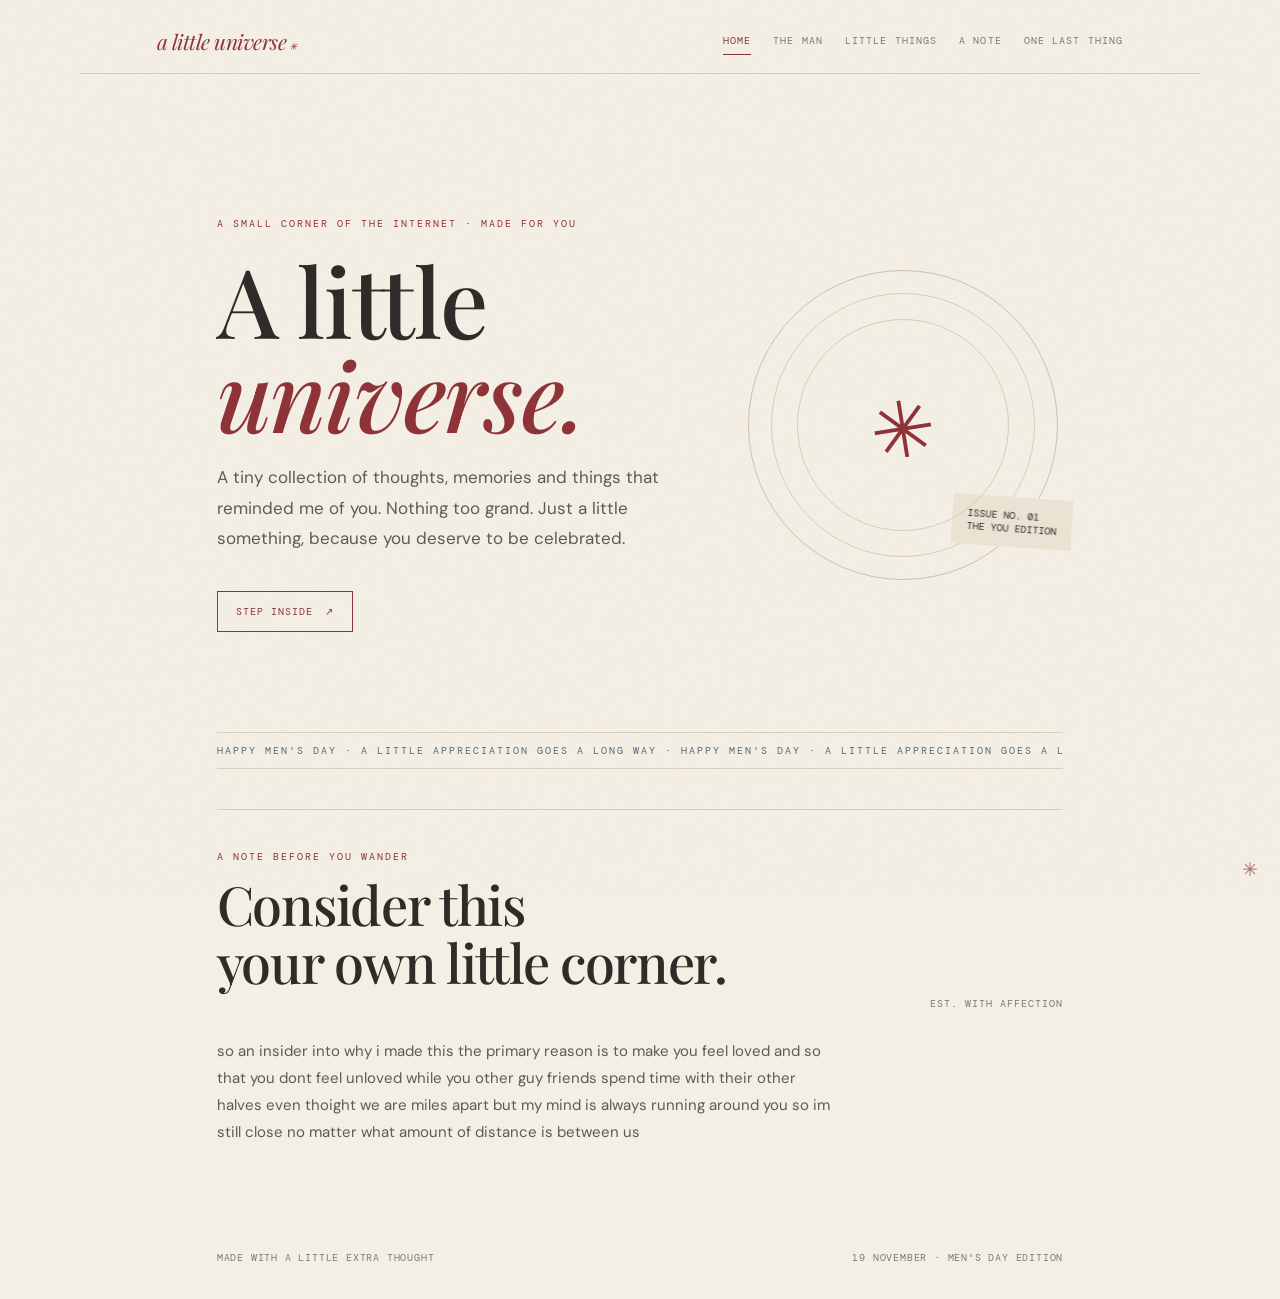
<file: index.html>
<!doctype html>
<html lang="en"><head><meta charset="utf-8"><meta name="viewport" content="width=device-width,initial-scale=1"><meta name="theme-color" content="#f4efe5"><title>Home · a little universe</title><link rel="stylesheet" href="style.css"></head>
<body>
<header class="site-header">
  <a class="brand" href="index.html" class="active">a little universe<span style="font-size:10px"> ✳</span></a>
  <nav class="nav">
    <a href="index.html" class="active">home</a><a href="the-man.html">the man</a><a href="little-things.html">little things</a><a href="a-note.html">a note</a><a href="final.html">one last thing</a>
  </nav>
</header>
<main>
<section class="hero">
 <div class="hero-copy">
  <div class="eyebrow">a small corner of the internet · made for you</div>
  <h1>A little<br><em>universe.</em></h1>
  <p class="lead">A tiny collection of thoughts, memories and things that reminded me of you. Nothing too grand. Just a little something, because you deserve to be celebrated.</p>
  <a class="btn" href="the-man.html">step inside <span>↗</span></a>
 </div>
 <div class="hero-art"><div class="orbit"><div class="orbit-center">✳</div><div class="orbit-note">ISSUE NO. 01<br>THE YOU EDITION</div></div></div>
</section>
<div class="ticker"><span>HAPPY MEN'S DAY · A LITTLE APPRECIATION GOES A LONG WAY · HAPPY MEN'S DAY · A LITTLE APPRECIATION GOES A LONG WAY · </span></div>
<hr class="rule">
<div class="section-top"><div><div class="eyebrow">a note before you wander</div><h2>Consider this<br>your own little corner.</h2></div><div class="small-note">EST. WITH AFFECTION</div></div>
<p style="max-width:620px">so an insider into why i made this the primary reason is to make you feel loved and so that you dont feel unloved while you other guy friends spend time with their other halves even thoight we are miles apart but my mind is always running around you so im still close no matter what amount of distance is between us</p>
</main>
<footer class="site-footer"><span>MADE WITH A LITTLE EXTRA THOUGHT</span><span>19 NOVEMBER · MEN'S DAY EDITION</span></footer><div class="spider" aria-hidden="true">✳</div>
<script src="script.js"></script></body></html>
</file>
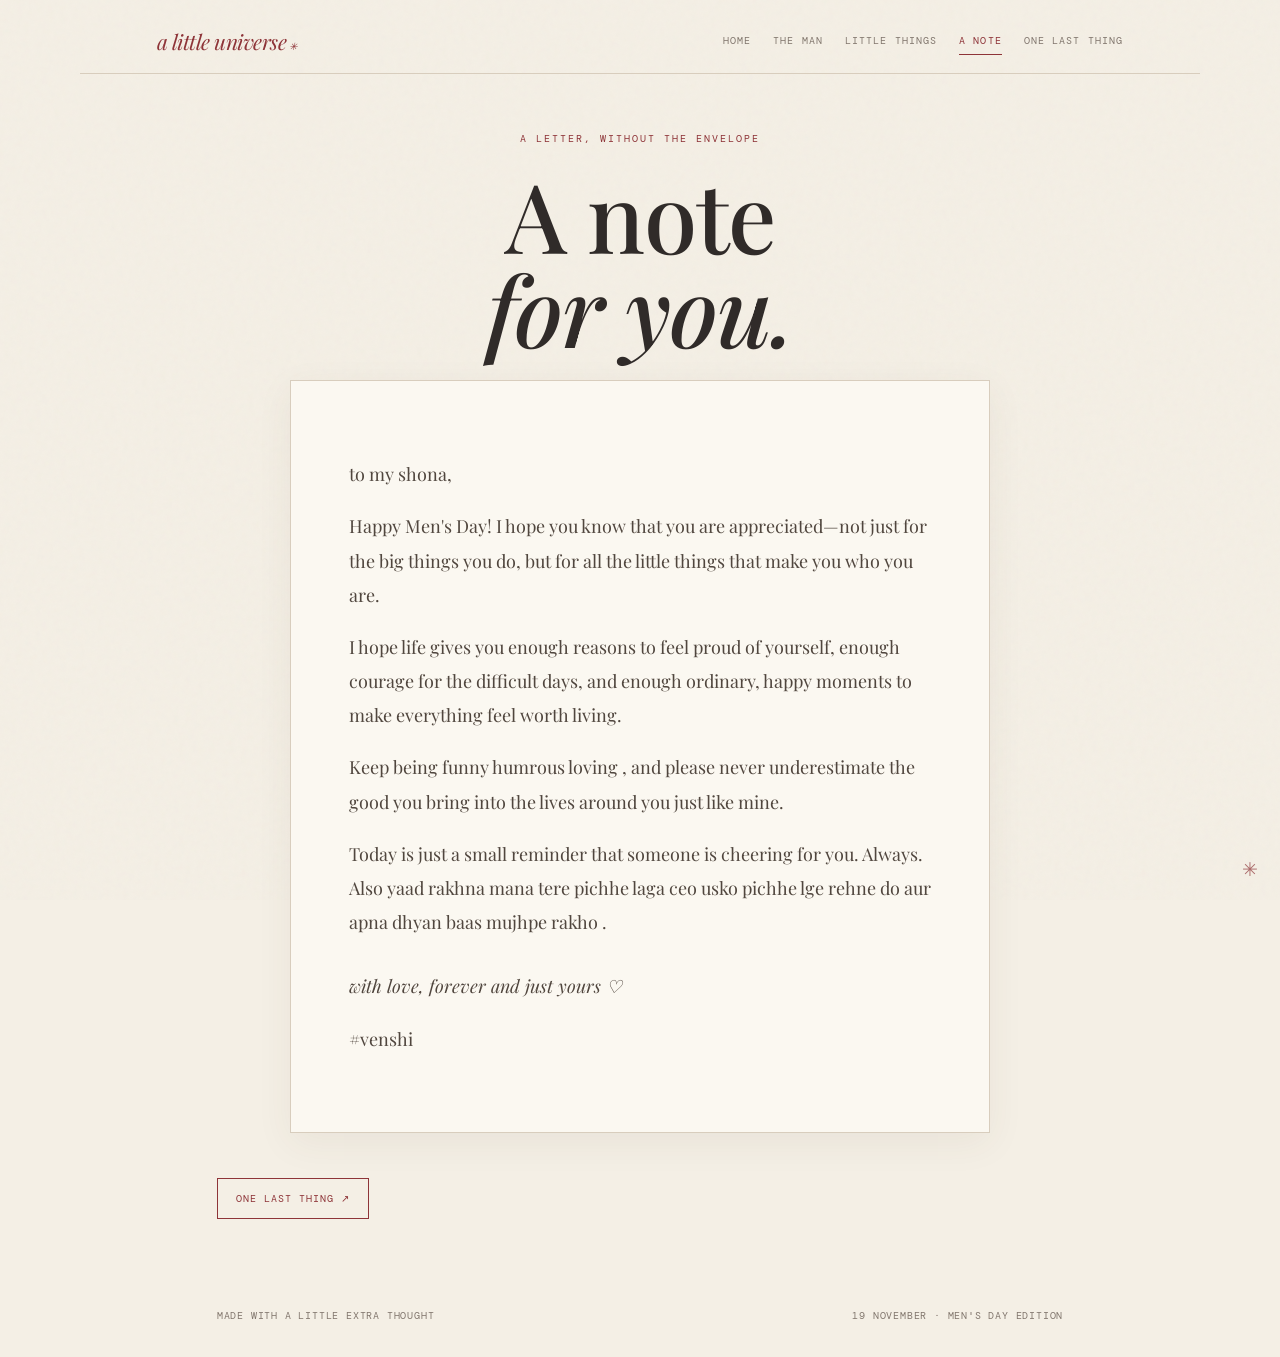
<file: a-note.html>
<!doctype html>
<html lang="en"><head><meta charset="utf-8"><meta name="viewport" content="width=device-width,initial-scale=1"><meta name="theme-color" content="#f4efe5"><title>A Note · a little universe</title><link rel="stylesheet" href="style.css"></head>
<body>
<header class="site-header">
  <a class="brand" href="index.html">a little universe<span style="font-size:10px"> ✳</span></a>
  <nav class="nav">
    <a href="index.html">home</a><a href="the-man.html">the man</a><a href="little-things.html">little things</a><a href="a-note.html" class="active">a note</a><a href="final.html">one last thing</a>
  </nav>
</header>
<main>
<div class="eyebrow" style="text-align:center">A LETTER, WITHOUT THE ENVELOPE</div><h1 style="text-align:center">A note<br><em>for you.</em></h1>
<div class="note-paper">
 <p>to my shona,</p>
 <p>Happy Men's Day! I hope you know that you are appreciated—not just for the big things you do, but for all the little things that make you who you are.</p>
 <p>I hope life gives you enough reasons to feel proud of yourself, enough courage for the difficult days, and enough ordinary, happy moments to make everything feel worth living.</p>
 <p>Keep being funny humrous loving , and please never underestimate the good you bring into the lives around you just like mine.</p>
 <p>Today is just a small reminder that someone is cheering for you. Always. Also yaad rakhna mana tere pichhe laga ceo usko pichhe lge rehne do aur apna dhyan baas mujhpe rakho .</p>
 <p class="signature">with love, forever and just yours ♡</p>
  <p>#venshi</p>
</div>
<a class="btn" href="final.html">one last thing ↗</a>
</main>
<footer class="site-footer"><span>MADE WITH A LITTLE EXTRA THOUGHT</span><span>19 NOVEMBER · MEN'S DAY EDITION</span></footer><div class="spider" aria-hidden="true">✳</div>
<script src="script.js"></script></body></html>
</file>
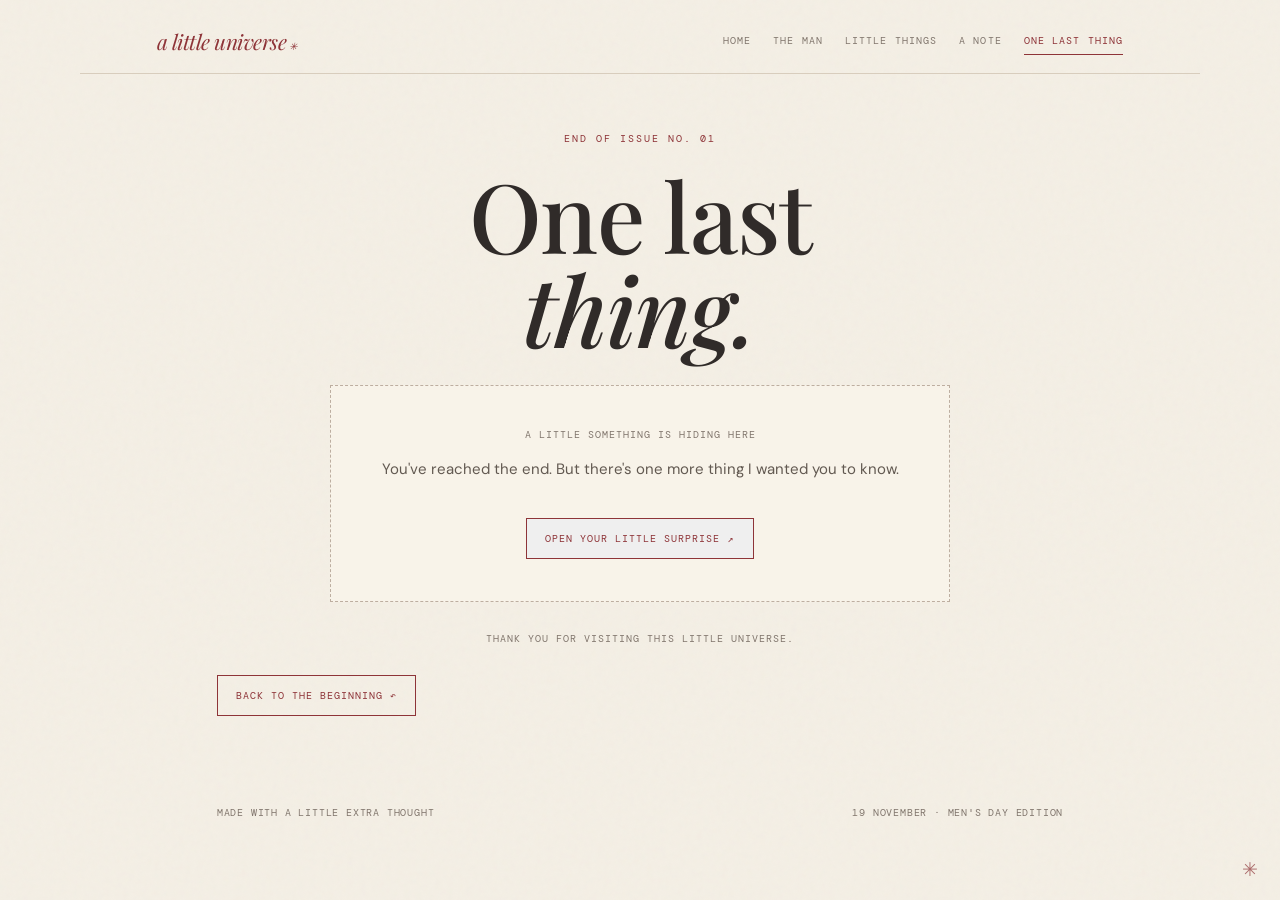
<file: final.html>
<!doctype html>
<html lang="en"><head><meta charset="utf-8"><meta name="viewport" content="width=device-width,initial-scale=1"><meta name="theme-color" content="#f4efe5"><title>One Last Thing · a little universe</title><link rel="stylesheet" href="style.css"></head>
<body>
<header class="site-header">
  <a class="brand" href="index.html">a little universe<span style="font-size:10px"> ✳</span></a>
  <nav class="nav">
    <a href="index.html">home</a><a href="the-man.html">the man</a><a href="little-things.html">little things</a><a href="a-note.html">a note</a><a href="final.html" class="active">one last thing</a>
  </nav>
</header>
<main>
<div class="eyebrow" style="text-align:center">END OF ISSUE NO. 01</div><h1 style="text-align:center">One last<br><em>thing.</em></h1>
<div class="secret">
 <div class="small-note">A LITTLE SOMETHING IS HIDING HERE</div>
 <p>You've reached the end. But there's one more thing I wanted you to know.</p>
 <button class="btn" id="reveal">open your little surprise ↗</button>
 <div class="secret-message" id="secretMessage">never knew u were the light i was searching for every diwali, I'm really glad I got to know you. Happy Men's Day. ♡</div>
</div>
<p style="text-align:center" class="small-note">THANK YOU FOR VISITING THIS LITTLE UNIVERSE.</p>
<a class="btn" href="index.html">back to the beginning ↶</a>
</main>
<footer class="site-footer"><span>MADE WITH A LITTLE EXTRA THOUGHT</span><span>19 NOVEMBER · MEN'S DAY EDITION</span></footer><div class="spider" aria-hidden="true">✳</div>
<script src="script.js"></script></body></html>
</file>
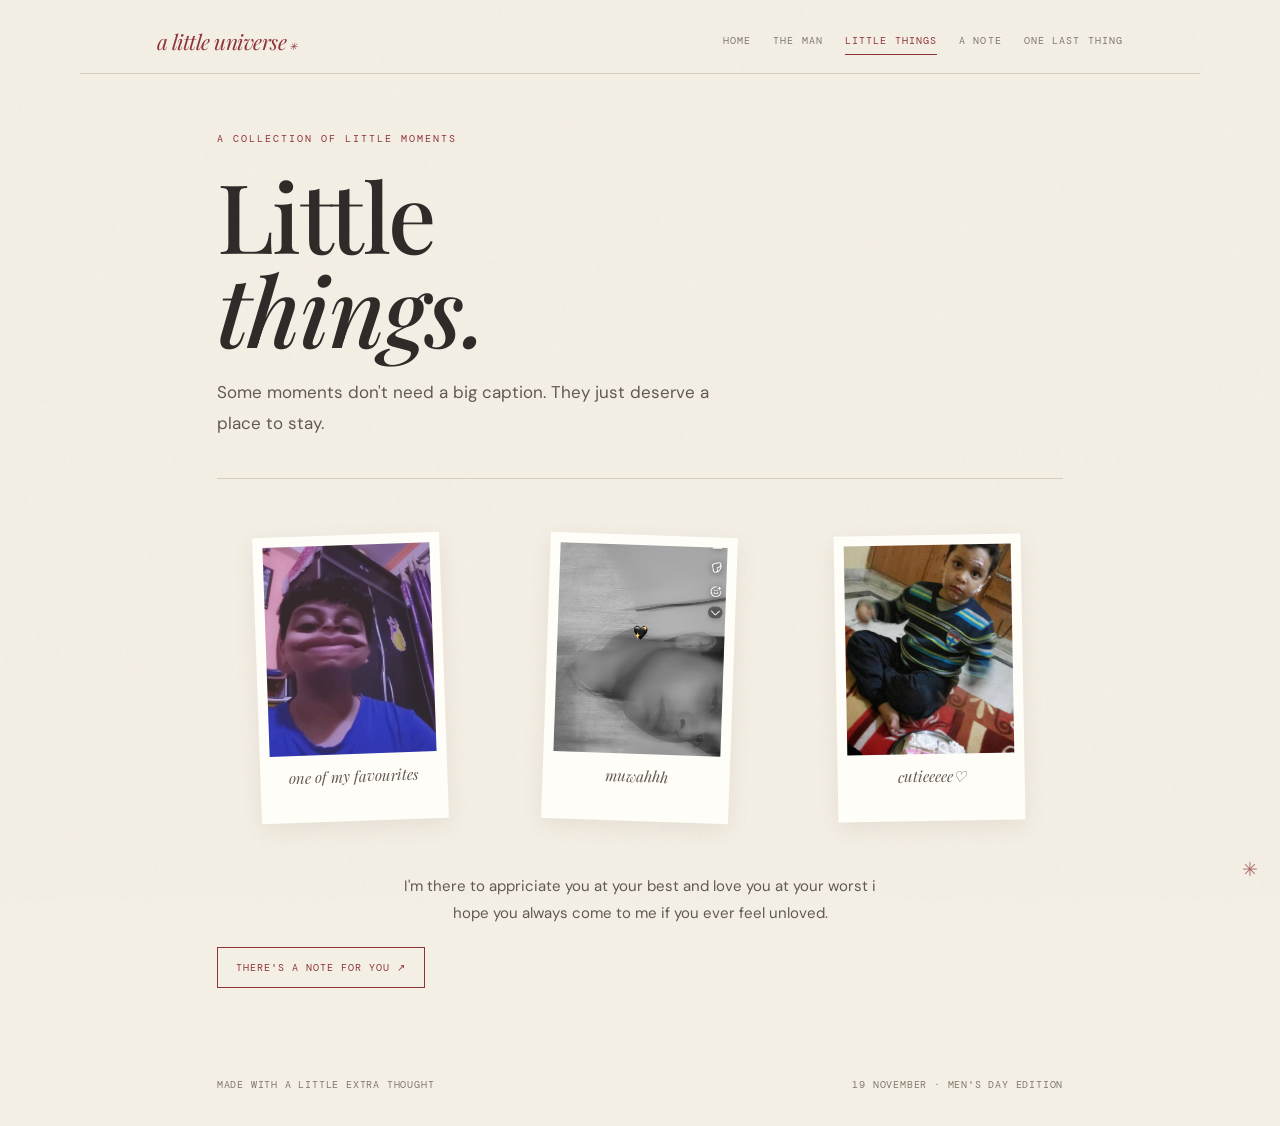
<file: little-things.html>
<!doctype html>
<html lang="en"><head><meta charset="utf-8"><meta name="viewport" content="width=device-width,initial-scale=1"><meta name="theme-color" content="#f4efe5"><title>Little Things · a little universe</title><link rel="stylesheet" href="style.css"></head>
<body>
<header class="site-header">
  <a class="brand" href="index.html">a little universe<span style="font-size:10px"> ✳</span></a>
  <nav class="nav">
    <a href="index.html">home</a><a href="the-man.html">the man</a><a href="little-things.html" class="active">little things</a><a href="a-note.html">a note</a><a href="final.html">one last thing</a>
  </nav>
</header>
<main>
<div class="eyebrow">A COLLECTION OF LITTLE MOMENTS</div><h1>Little<br><em>things.</em></h1>
<p class="lead">Some moments don't need a big caption. They just deserve a place to stay.</p>
<hr class="rule">
<div class="photo-grid">

  <figure class="polaroid" style="--tilt:-2deg">
    <img src="Photo1.jpg" alt="A favourite memory">
    <figcaption>one of my favourites</figcaption>
  </figure>

  <figure class="polaroid" style="--tilt:2deg">
    <img src="Photo2.jpg" alt="A special moment">
    <figcaption>muwahhh</figcaption>
  </figure>
  <figure class="polaroid" style="--tilt:-1deg">
    <img src="Photo3.jpg" alt="You, being you">
    <figcaption>cutieeeee♡</figcaption>
  </figure>

</div>
<p style="text-align:center;margin:35px auto 0;max-width:500px">I'm there to appriciate you at your best and love you at your worst i hope you always come to me if you ever feel unloved.</p>
<a class="btn" href="a-note.html">there's a note for you ↗</a>
</main>
<footer class="site-footer"><span>MADE WITH A LITTLE EXTRA THOUGHT</span><span>19 NOVEMBER · MEN'S DAY EDITION</span></footer><div class="spider" aria-hidden="true">✳</div>
<script src="script.js"></script></body></html>
</file>
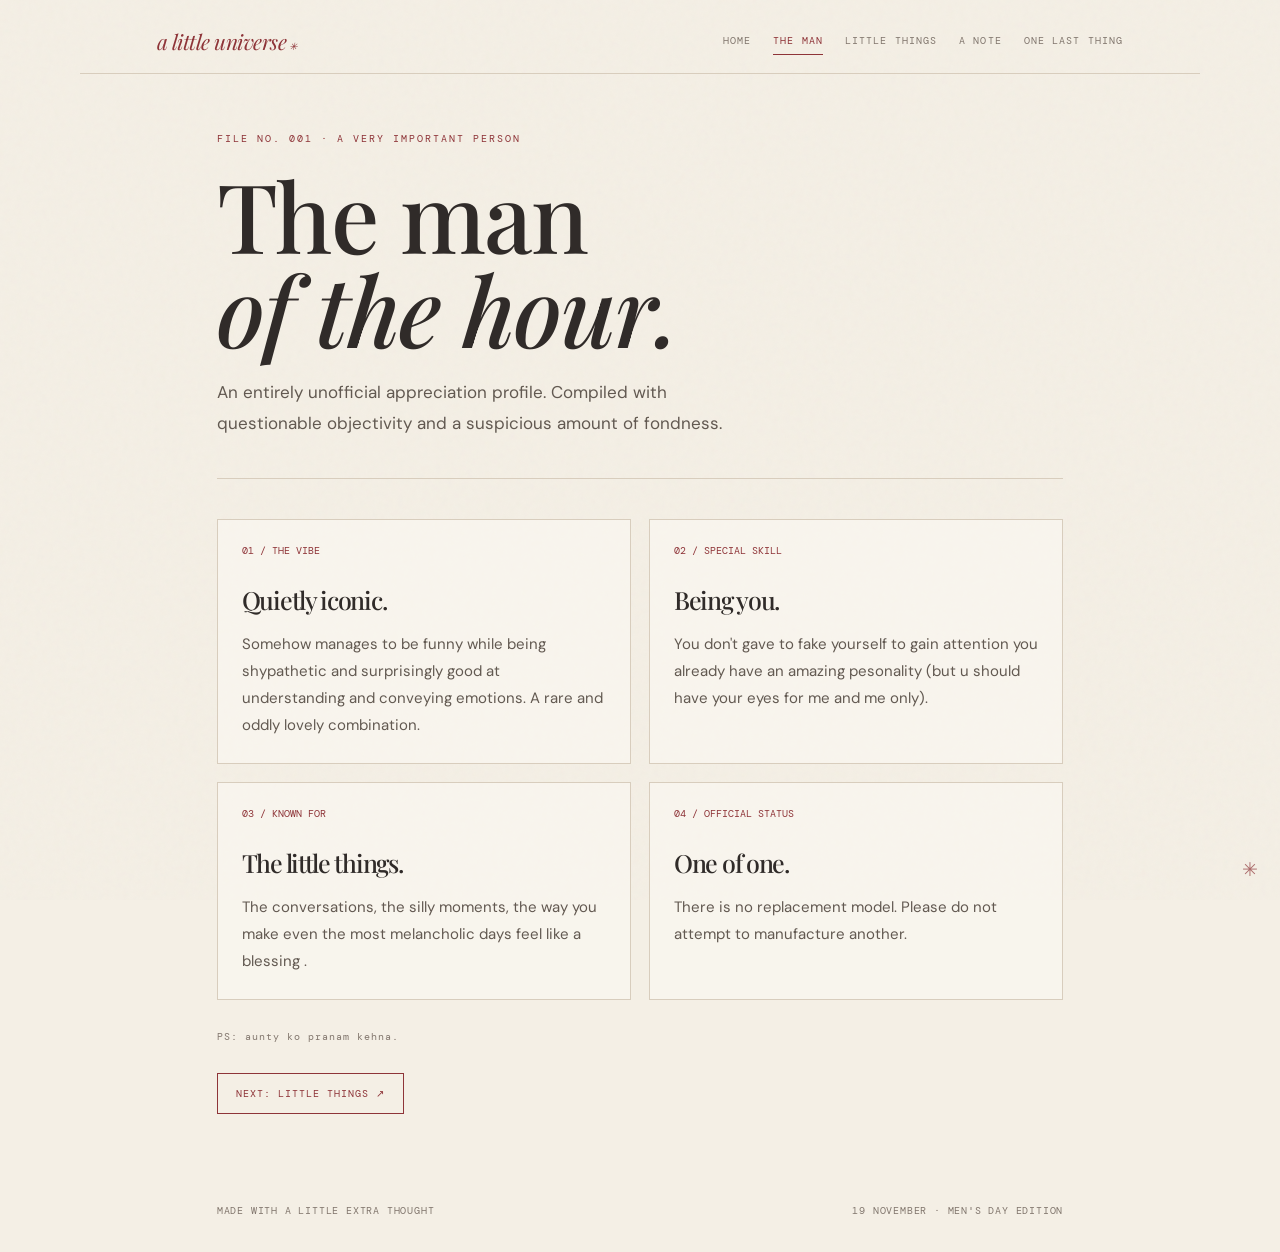
<file: the-man.html>
<!doctype html>
<html lang="en"><head><meta charset="utf-8"><meta name="viewport" content="width=device-width,initial-scale=1"><meta name="theme-color" content="#f4efe5"><title>The Man · a little universe</title><link rel="stylesheet" href="style.css"></head>
<body>
<header class="site-header">
  <a class="brand" href="index.html">a little universe<span style="font-size:10px"> ✳</span></a>
  <nav class="nav">
    <a href="index.html">home</a><a href="the-man.html" class="active">the man</a><a href="little-things.html">little things</a><a href="a-note.html">a note</a><a href="final.html">one last thing</a>
  </nav>
</header>
<main>
<div class="eyebrow">FILE NO. 001 · A VERY IMPORTANT PERSON</div><h1>The man<br><em>of the hour.</em></h1>
<p class="lead">An entirely unofficial appreciation profile. Compiled with questionable objectivity and a suspicious amount of fondness.</p>
<hr class="rule">
<div class="grid">
 <article class="card"><div class="number">01 / THE VIBE</div><h3>Quietly iconic.</h3><p>Somehow manages to be funny while being shypathetic and surprisingly good at understanding and conveying emotions. A rare and oddly lovely combination.</p></article>
 <article class="card"><div class="number">02 / SPECIAL SKILL</div><h3>Being you.</h3><p>You don't gave to fake yourself to gain attention you already have an amazing pesonality (but u should have your eyes for me and me only).</p></article>
 <article class="card"><div class="number">03 / KNOWN FOR</div><h3>The little things.</h3><p>The conversations, the silly moments, the way you make even the most melancholic days feel like a blessing .</p></article>
 <article class="card"><div class="number">04 / OFFICIAL STATUS</div><h3>One of one.</h3><p>There is no replacement model. Please do not attempt to manufacture another.</p></article>
</div>
<p class="small-note" style="margin-top:30px">PS: aunty ko pranam kehna.</p>
<a class="btn" href="little-things.html">next: little things ↗</a>
</main>
<footer class="site-footer"><span>MADE WITH A LITTLE EXTRA THOUGHT</span><span>19 NOVEMBER · MEN'S DAY EDITION</span></footer><div class="spider" aria-hidden="true">✳</div>
<script src="script.js"></script></body></html>
</file>
<file: style.css>
@import url('https://fonts.googleapis.com/css2?family=DM+Mono:wght@400;500&family=DM+Sans:wght@400;500;600;700&family=Playfair+Display:ital,wght@0,500;0,600;1,500;1,600&display=swap');

:root{
  --paper:#f4efe5; --paper2:#ebe2d3; --ink:#302b29; --muted:#81766d;
  --red:#8e3438; --blue:#526b7c; --line:#d8cdbd; --white:#fbf8f1;
}
*{box-sizing:border-box}
html{scroll-behavior:smooth}
body{margin:0;background:var(--paper);color:var(--ink);font-family:'DM Sans',sans-serif;min-height:100vh}
body:before{content:"";position:fixed;inset:0;pointer-events:none;opacity:.18;z-index:-1;background-image:url("data:image/svg+xml,%3Csvg viewBox='0 0 180 180' xmlns='http://www.w3.org/2000/svg'%3E%3Cfilter id='n'%3E%3CfeTurbulence type='fractalNoise' baseFrequency='.8' numOctaves='3' stitchTiles='stitch'/%3E%3C/filter%3E%3Crect width='100%25' height='100%25' filter='url(%23n)' opacity='.16'/%3E%3C/svg%3E")}
a{color:inherit;text-decoration:none}
button{font:inherit}
.site-header{max-width:1120px;margin:auto;padding:27px 6vw 18px;display:flex;align-items:center;justify-content:space-between;border-bottom:1px solid var(--line)}
.brand{font-family:'Playfair Display',serif;font-size:21px;font-style:italic;color:var(--red);letter-spacing:-.5px}
.nav{display:flex;gap:22px;flex-wrap:wrap;justify-content:flex-end}
.nav a{font:10px 'DM Mono',monospace;text-transform:uppercase;letter-spacing:1.1px;color:var(--muted);padding:7px 0;border-bottom:1px solid transparent}
.nav a:hover,.nav a.active{color:var(--red);border-color:var(--red)}
main{max-width:1000px;margin:auto;padding:58px 6vw 90px}
.eyebrow{font:10px 'DM Mono',monospace;letter-spacing:2px;text-transform:uppercase;color:var(--red)}
h1,h2,h3{font-family:'Playfair Display',serif;font-weight:500;letter-spacing:-1.3px}
h1{font-size:clamp(48px,9vw,96px);line-height:.98;margin:22px 0}
h2{font-size:clamp(34px,5vw,54px);line-height:1.08;margin:12px 0 18px}
h3{font-size:25px;margin:0 0 10px}
p{line-height:1.8;color:#625951;font-size:15px}
.lead{font-size:17px;max-width:540px}
.hero{min-height:65vh;display:grid;grid-template-columns:1.2fr .8fr;gap:45px;align-items:center}
.hero-copy{padding:20px 0}
.hero h1 em{color:var(--red);font-weight:500}
.hero-art{position:relative;min-height:360px;display:grid;place-items:center}
.orbit{width:min(310px,70vw);aspect-ratio:1;border:1px solid #cdbdaf;border-radius:50%;display:grid;place-items:center;position:relative}
.orbit:before,.orbit:after{content:"";position:absolute;border:1px solid #d9c9b9;border-radius:50%;inset:22px}
.orbit:after{inset:48px}
.orbit-center{font-family:'Playfair Display',serif;font-size:78px;color:var(--red);transform:rotate(-9deg)}
.orbit-note{position:absolute;right:-15px;bottom:32px;background:var(--paper2);padding:12px 15px;font:10px 'DM Mono',monospace;transform:rotate(4deg)}
.btn{display:inline-flex;align-items:center;gap:12px;border:1px solid var(--red);padding:13px 18px;color:var(--red);font:10px 'DM Mono',monospace;text-transform:uppercase;letter-spacing:1px;margin-top:20px;transition:.2s}
.btn:hover{background:var(--red);color:var(--white);transform:translateY(-2px)}
.section-top{display:flex;justify-content:space-between;align-items:end;gap:20px;margin-bottom:28px}
.small-note{font:10px 'DM Mono',monospace;color:var(--muted);letter-spacing:1px}
.rule{border:0;border-top:1px solid var(--line);margin:40px 0}
.grid{display:grid;grid-template-columns:repeat(2,1fr);gap:18px}
.card{background:rgba(251,248,241,.65);border:1px solid var(--line);padding:24px;min-height:180px}
.card .number{font:10px 'DM Mono',monospace;color:var(--red);margin-bottom:26px}
.card p{margin-bottom:0}
.quote{font-family:'Playfair Display',serif;font-size:clamp(25px,4vw,39px);line-height:1.35;color:var(--ink);max-width:720px}
.quote em{color:var(--red)}
.photo-grid{display:grid;grid-template-columns:repeat(3,1fr);gap:22px;align-items:start}
.polaroid{background:#fffdf8;padding:10px 10px 35px;box-shadow:0 7px 22px #5b463018;transform:rotate(var(--tilt));}
.polaroid img{width:100%;aspect-ratio:4/5;object-fit:cover;display:block;background:#e4d9ca}
.polaroid figcaption{font-family:'Playfair Display',serif;font-style:italic;text-align:center;margin-top:12px;color:#665b53;font-size:15px}
.placeholder{display:grid;place-items:center;text-align:center;color:#928477;font:10px 'DM Mono',monospace;letter-spacing:1px;padding:20px}
.note-paper{max-width:700px;margin:25px auto;background:#fbf8f1;border:1px solid var(--line);padding:clamp(25px,6vw,58px);box-shadow:0 10px 35px #493c2910}
.note-paper p{font-family:'Playfair Display',serif;font-size:18px;line-height:1.9;color:#50463e}
.signature{font-family:'Playfair Display',serif;font-style:italic;font-size:25px;color:var(--red);margin-top:30px}
.secret{max-width:620px;margin:30px auto;text-align:center;padding:42px 25px;border:1px dashed #bdaea0;background:#f8f3e9}
.secret-message{display:none;margin-top:28px;font-family:'Playfair Display',serif;font-size:27px;line-height:1.4;color:var(--red)}
.secret-message.show{display:block;animation:fade .8s ease}
@keyframes fade{from{opacity:0;transform:translateY(8px)}to{opacity:1;transform:translateY(0)}}
.site-footer{max-width:1000px;margin:auto;padding:0 6vw 35px;display:flex;justify-content:space-between;gap:15px;color:var(--muted);font:10px 'DM Mono',monospace;letter-spacing:.8px}
.spider{position:fixed;right:22px;bottom:18px;color:var(--red);font-size:19px;opacity:.7;pointer-events:none}
.ticker{overflow:hidden;border-block:1px solid var(--line);padding:11px 0;margin-top:15px;color:var(--blue);font:10px 'DM Mono',monospace;letter-spacing:2px;white-space:nowrap}
.ticker span{display:inline-block;animation:marquee 24s linear infinite}
@keyframes marquee{to{transform:translateX(-50%)}}
@media(max-width:700px){
 .site-header{align-items:flex-start;gap:18px;flex-direction:column;padding-top:22px}
 .nav{gap:13px;justify-content:flex-start}
 .nav a{font-size:9px}
 main{padding-top:40px}
 .hero{grid-template-columns:1fr;gap:10px;min-height:auto}
 .hero-art{min-height:270px}
 .grid{grid-template-columns:1fr}
 .photo-grid{grid-template-columns:repeat(2,1fr);gap:14px}
 .photo-grid figure:last-child{grid-column:1/-1;width:70%;margin:0 auto}
 .site-footer{flex-direction:column}
}
</file>
